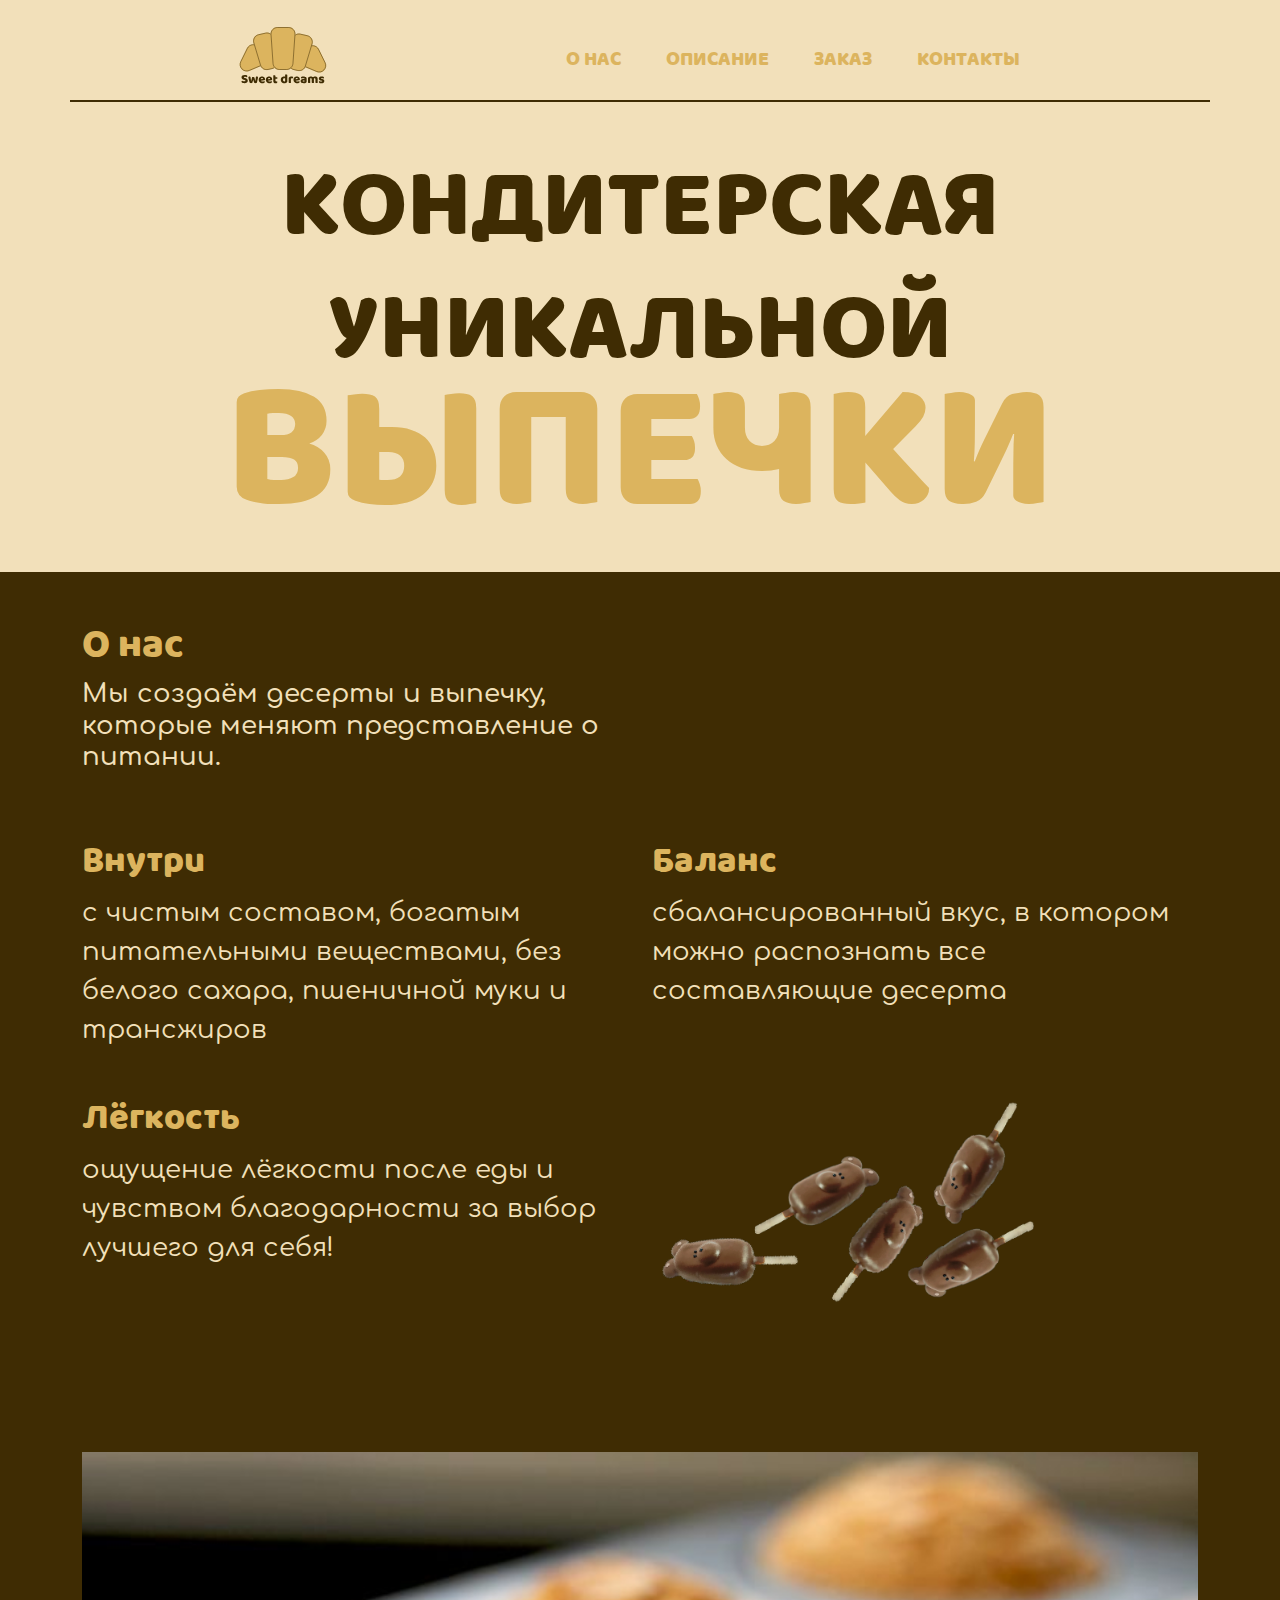
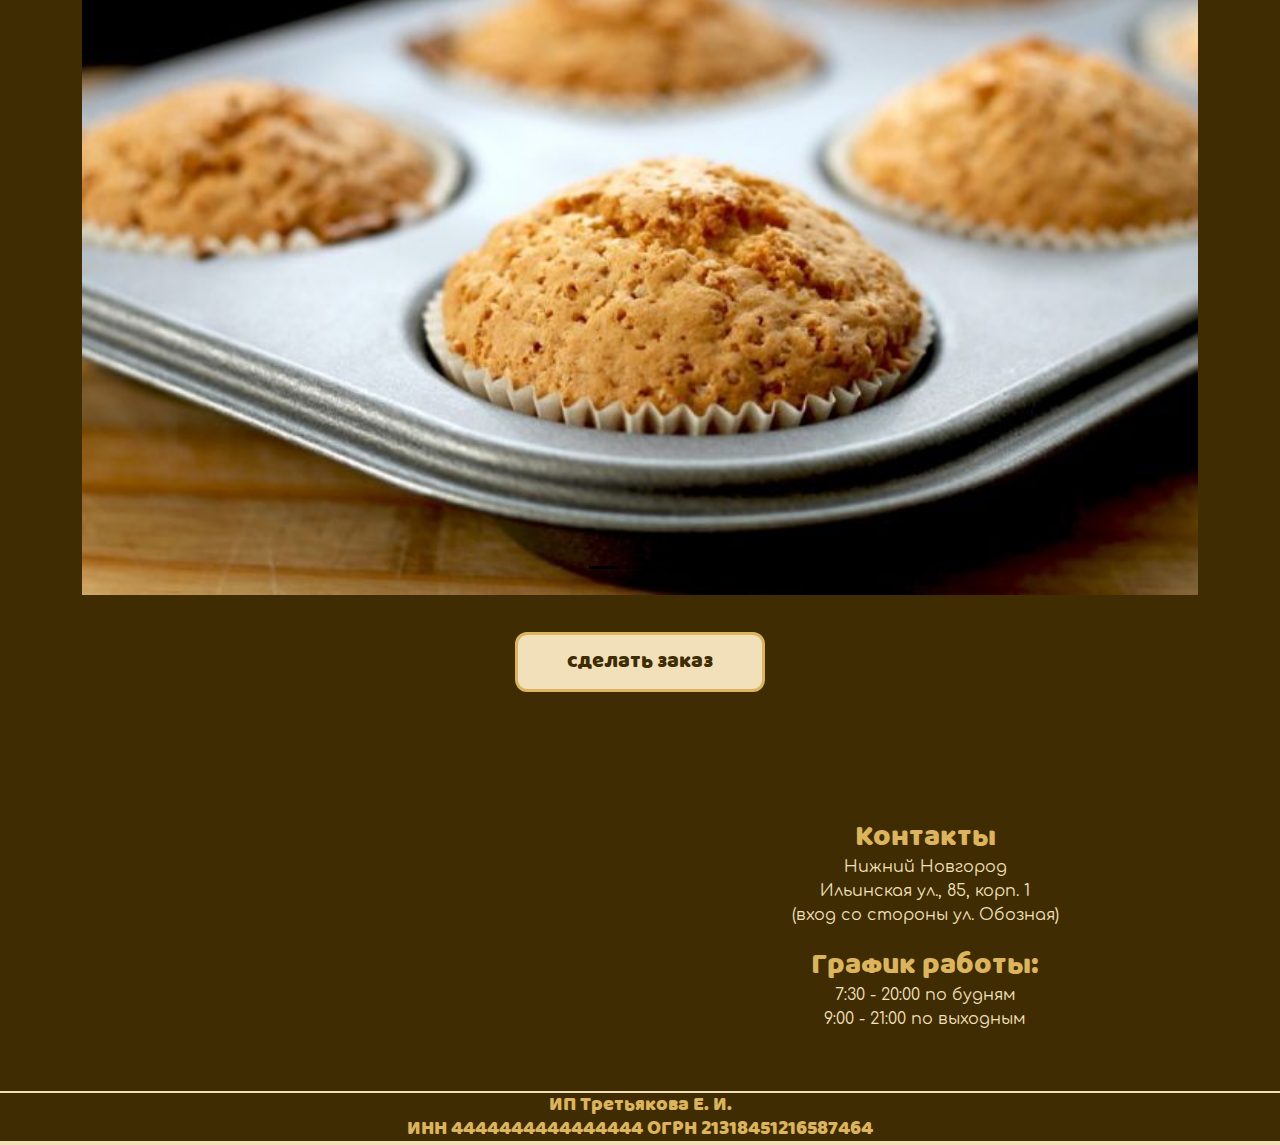
<file: index.html>
<!doctype html>
<html lang="en">

<head>
    <meta charset="utf-8">
    <meta name="viewport" content="width=device-width, initial-scale=1">
    <title>Меню</title>
    <link href="https://cdn.jsdelivr.net/npm/bootstrap@5.3.3/dist/css/bootstrap.min.css" rel="stylesheet"
        integrity="sha384-QWTKZyjpPEjISv5WaRU9OFeRpok6YctnYmDr5pNlyT2bRjXh0JMhjY6hW+ALEwIH" crossorigin="anonymous">
    <link rel="stylesheet" href="./style.css">
</head>

<body>
    <header>
        <div class="container">
            <div class="logotype">
                <img class="logo" src="./img/лого.svg">
            </div>
            <div class="razdel">
                <a href="#Onas" class="razdel-click">О НАС</a>
                <a href="#opis" class="razdel-click">ОПИСАНИЕ</a>
                <a href="#zakaz" class="razdel-click">ЗАКАЗ</a>
                <a href="#contact" class="razdel-click">КОНТАКТЫ</a>
            </div>
        </div>
    </header>

    <div class="section-name">
        <div class="container text-center">
            <div class="row">
                <div class="col-xl-12 col-md-12 col-sm-12">
                    <h1>КОНДИТЕРСКАЯ</h1>
                    <h1>УНИКАЛЬНОЙ</h1>
                    <h2>ВЫПЕЧКИ</h2>
                </div>
            </div>

        </div>
    </div>

    <section class="about" id="Onas">
        <div class="container">
            <div class="row">
                <div class="col-12">
                    <h2 class="text-left  mb-2">О нас</h2>
                </div>
            </div>
            <div class="row">
                <div class="col-xl-6 col-md-6 col-sm-12">
                    <h5 class="text-left mb-5">
                        Мы создаём десерты и выпечку, которые меняют представление о питании.</h5>
                </div>

            </div>
            <div class="row justify-content-start">
                <div class="col-xl-6 col-md-6 col-sm-12 mb-5">
                    <h4 id="opis">Внутри</h4>
                    с чистым составом, богатым питательными веществами, без белого сахара, пшеничной муки и трансжиров
                </div>
                <div class="col-xl-6 col-md-6 col-sm-12 mb-5">
                    <h4>Баланс</h4>
                    сбалансированный вкус, в котором можно распознать все составляющие десерта
                </div>

                <div class="col-xl-6 col-md-6 col-sm-12 mb-5">
                    <h4>Лёгкость</h4>
                    ощущение лёгкости после еды и чувством благодарности за выбор лучшего для себя!
                </div>

                <div class="col-xl-6 col-md-6 col-sm-12 mb-5">
                    <img src="./img/rfhnbyrf.png" alt="">
                </div>
            </div>
        </div>
    </section>


    <section class="eda" id="zakaz">
        <div class="container karier">
            <div id="carouselExampleCaptions" class="carousel slide">
                <div class="carousel-indicators">
                    <button type="button" data-bs-target="#carouselExampleCaptions" data-bs-slide-to="0"
                        class="active bg-black" aria-current="true" aria-label="Slide 1"></button>
                    <button type="button" data-bs-target="#carouselExampleCaptions" data-bs-slide-to="1"
                        class="bg-black" aria-label="Slide 2"></button>
                    <button type="button" data-bs-target="#carouselExampleCaptions" data-bs-slide-to="2"
                        class="bg-black" aria-label="Slide 3"></button>
                </div>
                <div class="carousel-inner">
                    <div class="carousel-item active h-25">
                        <img src="./img/оо.jpg" class="d-block w-100 h-25" alt="..." />
                    </div>
                    <div class="carousel-item h-25 fot2">
                        <img src="./img/utf.webp" class="d-block w-100 h-25" alt="..." />
                    </div>
                    <div class="carousel-item h-25">
                        <img src="./img/3.jpg" class="d-block w-100 h-25" alt="..." />
                    </div>
                </div>

            </div>
            <div class="btn">
                <form action="./main.html">
                    <button>сделать заказ</button>
                </form>
            </div>
        </div>
    </section>

    <section class="contact" id="contact">
        <div class="container text-center">
            <div class="row justify-content-start">
                <div class="col-xl-6 col-md-6 col-sm-12">
                    <script type="text/javascript" charset="utf-8" async
                        src="https://api-maps.yandex.ru/services/constructor/1.0/js/?um=constructor%3A4c2c8c3ac21b7200c83dc4069ef25b211874f4fbde38eb467b89847872e37f5b&amp;width=100%&amp;height=250&amp;lang=ru_RU&amp;scroll=true"></script>
                </div>
                <div class="col-xl-6 col-md-6 col-sm-12">
                    <h3>Контакты</h3>
                    Нижний Новгород<br>
                    Ильинская ул., 85, корп. 1 <br>
                    (вход со стороны ул. Обозная) <br>
                    <h3>График работы:</h3>
                    7:30 - 20:00 по будням<br>
                    9:00 - 21:00 по выходным
                </div>
            </div>
    </section>

    <footer>
        <div class="container text-center">
            <h3>ИП Третьякова Е. И.</h3>
            <h3>ИНН 4444444444444444 ОГРН 21318451216587464</h3>
        </div>
    </footer>

    <script src="https://cdn.jsdelivr.net/npm/bootstrap@5.3.3/dist/js/bootstrap.bundle.min.js"
        integrity="sha384-YvpcrYf0tY3lHB60NNkmXc5s9fDVZLESaAA55NDzOxhy9GkcIdslK1eN7N6jIeHz"
        crossorigin="anonymous"></script>
</body>

</html>
</file>
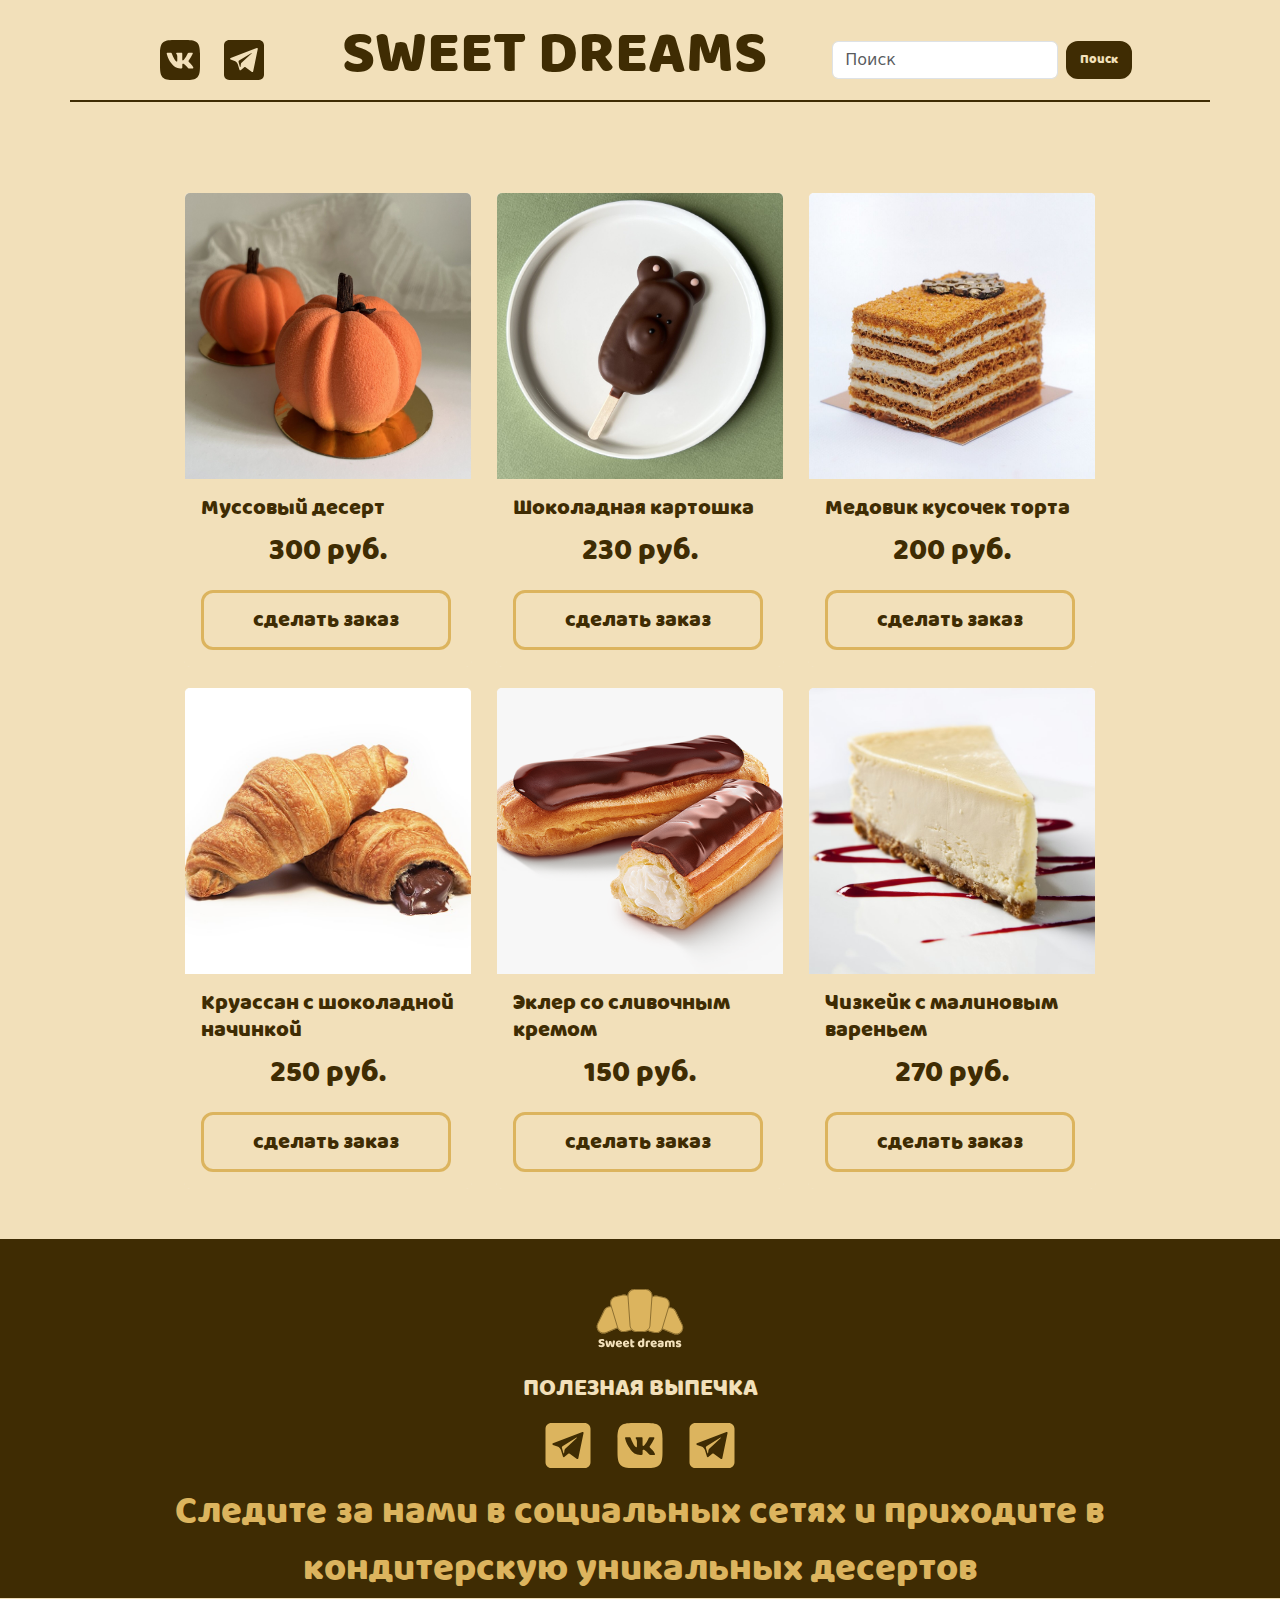
<file: main.html>
<!doctype html>
<html lang="en">

<head>
    <meta charset="utf-8">
    <meta name="viewport" content="width=device-width, initial-scale=1">
    <title>Меню</title>
    <link href="https://cdn.jsdelivr.net/npm/bootstrap@5.3.3/dist/css/bootstrap.min.css" rel="stylesheet"
        integrity="sha384-QWTKZyjpPEjISv5WaRU9OFeRpok6YctnYmDr5pNlyT2bRjXh0JMhjY6hW+ALEwIH" crossorigin="anonymous">
    <link rel="stylesheet" href="./main.css">
</head>

<body>
    <header>
        <div class="container">
            <div class="ru">
                <div class="planet">
                    <img src="./img/vk.svg" alt="">
                </div>
                <img src="./img/ng.svg" alt="">
            </div>
            <div class="logo">
                <h2>SWEET DREAMS</h2>
            </div>
            <div class="found">
                <form class="d-flex" role="search">
                    <input class="form-control me-2" type="search" placeholder="Поиск" aria-label="Search">
                    <button class="btn btn-outline-success" type="submit">Поиск</button>
                </form>
            </div>

        </div>
    </header>

    <section class="zakaz">
        <div class="container ">
            <div class="row ">
                <div class="col-xl-4 col-md-6 col-sm-12">
                    <div class="card" style="width: 18rem;">
                        <img src="./img/11.jpg" class="card-img-top" alt="...">
                        <div class="card-body">
                            <h5 class="card-title">Муссовый десерт</h5>
                            <p class="card-text">300 руб.</p>
                            <button class="btn">сделать заказ</button>
                        </div>
                    </div>
                </div>

                <div class="col-xl-4 col-md-6 col-sm-12">
                    <div class="card" style="width: 18rem;">
                        <img src="./img/22.jpg" class="card-img-top" alt="...">
                        <div class="card-body">
                            <h5 class="card-title">Шоколадная картошка</h5>
                            <p class="card-text">230 руб.</p>
                            <button class="btn">сделать заказ</button>
                        </div>
                    </div>
                </div>

                <div class="col-xl-4 col-md-6 col-sm-12">
                    <div class="card" style="width: 18rem;">
                        <img src="./img/33.jpg" class="card-img-top" alt="...">
                        <div class="card-body">
                            <h5 class="card-title">Медовик кусочек торта</h5>
                            <p class="card-text">200 руб.</p>
                            <button class="btn">сделать заказ</button>
                        </div>
                    </div>
                </div>
            </div>



            <div class="row">
                <div class="col-xl-4 col-md-6 col-sm-12">
                    <div class="card" style="width: 18rem;">
                        <img src="./img/44.jpg" class="card-img-top" alt="...">
                        <div class="card-body">
                            <h5 class="card-title">Круассан с шоколадной начинкой</h5>
                            <p class="card-text">250 руб.</p>
                            <button class="btn">сделать заказ</button>
                        </div>
                    </div>
                </div>


                <div class="col-xl-4 col-md-6 col-sm-12">
                    <div class="card" style="width: 18rem;">
                        <img src="./img/55.png" class="card-img-top" alt="...">
                        <div class="card-body">
                            <h5 class="card-title">Эклер со сливочным кремом</h5>
                            <p class="card-text">150 руб.</p>
                            <button class="btn">сделать заказ</button>
                        </div>
                    </div>
                </div>


                <div class="col-xl-4 col-md-6 col-sm-12">
                    <div class="card" style="width: 18rem;">
                        <img src="./img/66.jpg" class="card-img-top" alt="...">
                        <div class="card-body">
                            <h5 class="card-title">Чизкейк с малиновым вареньем</h5>
                            <p class="card-text">270 руб.</p>
                            <button class="btn">сделать заказ</button>
                        </div>
                    </div>
                </div>
            </div>


        </div>
    </section>

    <footer>
        <div class="container text-center">
            <div class="row">
                <div class=" col-xs-12">
                    <div class="logo"><img src="./img/лого1.svg" alt=""></div>
                    <div class="title mt-3">ПОЛЕЗНАЯ ВЫПЕЧКА</div>
                    <div class="social-icons d-flex justify-content-center mt-3">
                        <a href="https://t.me/ssqueezze"><img src="./img/tg1.svg" alt=""></a>
                        <a href="https://vk.com/qmeawss"><img src="./img/vk1.svg" alt=""></a>
                        <a href="https://t.me/ssqueezze"><img src="./img/tg1.svg" alt=""></a>
                    </div>
                    <div class="text mt-3">
                        Следите за нами в социальных сетях и приходите в кондитерскую уникальных десертов
                    </div>
                </div>

            </div>


        </div>
    </footer>

    <script src="https://cdn.jsdelivr.net/npm/bootstrap@5.3.3/dist/js/bootstrap.bundle.min.js"
        integrity="sha384-YvpcrYf0tY3lHB60NNkmXc5s9fDVZLESaAA55NDzOxhy9GkcIdslK1eN7N6jIeHz"
        crossorigin="anonymous"></script>
</body>

</html>
</file>
<file: style.css>
@font-face {
    font-family: 'Ba';
    src: url(./fonts/baloo-cyrillic.ttf);
}

@font-face {
    font-family: 'Co';
    src: url(./fonts/Comfortaa.ttf);
}

* {
    box-sizing: border-box;
    margin: 0;
    bottom: 0;
    padding: 0;
    outline: none;
    text-decoration: none;
    
}

body{
    background-color: #F2E0BA;
}

.container {
    width: 100%;
    margin: 0 auto;  
}

header{
    background-color: #F2E0BA;
}

header .container{
    display: flex;
    justify-content: space-around;
    align-items: center;
    margin-top: 20px;
}


header .container .razdel .razdel-click{
    font-family: 'Ba';
    font-size: 20px;
    font-weight: 500;
 

}

header .container .razdel a{
    margin-right: 40px;
    text-decoration: none;
    color: #DCB45E;
    transition: .5s;
}

header .container .razdel a:hover{
    margin-right: 40px;
    text-decoration: none;
    color: #3F2C03;
    border-bottom: #3F2C03 2px solid;
    transition: .3s;
}

header .container{
    height: 60px;
    padding: 40px;
    border-bottom: #3F2C03 2px solid;
}

.section-name{
    margin-top: 50px;
    background-color: #F2E0BA;
}

.section-name .container h1{ 
    display: flex;
    justify-content: center;
    font-family: 'Ba';
    font-size: 96px;
    color: #3F2C03;
}

.section-name .container h2 { 
    display: flex;
    justify-content: center;
    font-family: 'Ba';
    font-size: 180px;
    color: #DCB45E;
    margin-top: -50px;
}

.about{
    background-color: #3F2C03;
    width: 100%;
}

.col-12 h2{
    font-family: 'Ba';
    font-size: 40px;
    color: #DCB45E;
    margin-top: 50px;
}

.about .container .row .col-xl-6{
    font-family: 'Co';
    font-size: 26px;
    color: #F2E0BA;
    margin-bottom: 20px;
}

.row h5{
    font-family: 'Co';
    font-size: 26px;
    color: #F2E0BA;

}
.row h4{
    font-family: 'Ba';
    font-size: 36px;
    color: #DCB45E;
    margin-bottom: 10px;    
}

.row .col-xl-6{
    margin-bottom: 70px;
}

.about .container .row .col-xl-6 img{
    width: 70%;
    margin-bottom: 80px;
}

.eda{
    background-color: #3F2C03;
}

.eda .container .btn button {
    width: 250px;
    height: 60px;
    border: 3px solid #DCB45E;
    font-family:'Ba';
    font-size: 22px;
    font-weight: 500;
    border-radius: 12px;
    background-color: #F2E0BA;
    color: #3F2C03;
    margin-top: 30px;
    margin-bottom: 100px;
    transition: .3s;
}

.eda .container .btn button:hover {
    color: #F2E0BA;
    border: 3px solid #DCB45E; /* Параметры рамки */
    background:#3F2C03; /* Цвет фона */
    font-size: 22px; /* Размер текста */
    padding: 5px 20px;
    transition: .4s;
}

.eda .container .btn{
    display: flex;
    justify-content: center;
}

.contact{
    background-color: #3F2C03;
    border-bottom: #F2E0BA 2px solid;
}

.contact .col-xl-6{
    font-family: 'Co';
    font-size: 16px;
    color: #F2E0BA;
    margin-bottom: 60px;
}

.contact h3{
    font-family: 'Ba';
    font-size: 30px;
    color: #DCB45E;
    margin-top: 20px;
    margin-bottom: 0;
}

footer{
    background-color: #3F2C03;
}

footer h3{
    font-family: 'Ba';
    font-size: 20px;
    color: #DCB45E;
    margin-bottom: 0;
}


@media (max-width: 768px) {
    .section-name h1{
        font-size: 40px !important;
    }

    .section-name h2{
        font-size: 80px !important;
    }

    .carousel-item{
        height: 400px !important;
      }
      .carousel-item img {
        display: block;
        margin: 0 auto;
        height: 100% !important;
      }
  
}

@media (max-width: 576px) {
    header .container .logotype img{
        width: 84px;
        height: 15px;
    }
    header .container .razdel .razdel-click{
        font-size: 12px;
    }
    header .container .razdel .razdel-click:nth-child(1){
        margin-left: 0;
    }
    header .container .razdel .razdel-click:nth-child(5){
        margin-right: 0 !important;
    }
    header .container{
        margin-bottom: 50px;
    }
    .carousel-item{
        height: 300px !important;
      }
      .carousel-item img {
        display: block;
        margin: 0 auto;
        height: 100% !important;
      }

    .section-name h1{
        font-size: 40px !important;
    }

    .section-name h2{
        font-size: 80px !important;
    }

    .about .container .row .col-xl-6 img{
        width: 40%;
        margin-bottom: 80px;
    }

    .eda .container .btn button {
        width: 190px;
        height: 40px;
        border: 3px solid #DCB45E;
        font-family:'Ba';
        font-size: 18px;
        font-weight: 500;
        border-radius: 12px;
        background-color: #F2E0BA;
        color: #3F2C03;
        margin-top: 30px;
        margin-bottom: 100px;
        transition: .3s;
    }
    
    .eda .container .btn button:hover {
        color: #F2E0BA;
        border: 3px solid #DCB45E; /* Параметры рамки */
        background:#3F2C03; /* Цвет фона */
        font-size: 18px; /* Размер текста */
        padding: 5px 20px;
        transition: .4s;
    }
}

@media (max-width: 320px) {
    .carousel-item{
        height: 100px !important;
      }
      .carousel-item img {
        display: block;
        margin: 0 auto;
        height: 100% !important;
      }

      .section-name h1{
        font-size: 30px !important;
    }

    .section-name h2{
        font-size: 55px !important;
    }
}
</file>
<file: main.css>
@font-face {
    font-family: 'Ba';
    src: url(./fonts/baloo-cyrillic.ttf);
}

@font-face {
    font-family: 'Co';
    src: url(./fonts/Comfortaa.ttf);
}

* {
    box-sizing: border-box;
    margin: 0;
    bottom: 0;
    padding: 0;
    outline: none;
    text-decoration: none;

}

body {
    background-color: #F2E0BA;
}


header .container {
    display: flex;
    justify-content: space-evenly;
    align-items: center;
    margin-top: 20px;
    border-bottom: #3F2C03 2px solid;
}


.container {
    width: 100%;
    margin: 0 auto;
}


header .ru {
    display: flex;
}

header .logo h2 {
    font-family: 'Ba';
    color: #3F2C03;
    font-size: 60px;
}

header .found button {
    font-family: 'Ba';
    font-size: 13px;
    font-weight: 500;
    border-radius: 12px;
    background-color: #3F2C03;
    color: #F2E0BA;
    border: #3F2C03 2px solid;
    transition: .3s;
}

header .found button:hover {
    font-family: 'Ba';
    font-size: 13px;
    font-weight: 500;
    border-radius: 12px;
    background-color: #F2E0BA;
    color: #3F2C03;
    border: #3F2C03 2px solid;
    transition: .3s;
}

.zakaz {
    margin-top: 70px;
    margin-bottom: 50px;
}

.zakaz .container {
    display: flex;
    justify-content: center;
    flex-wrap: wrap;
}

.zakaz .row {
    margin-top: 20px;
}

.zakaz .btn {
    width: 250px;
    height: 60px;
    border: 3px solid #DCB45E;
    font-family: 'Ba';
    font-size: 22px;
    font-weight: 500;
    border-radius: 12px;
    background-color: #F2E0BA;
    color: #3F2C03;
    transition: .3s;
}

.zakaz .btn:hover {
    color: #F2E0BA;
    border: 3px solid #DCB45E;
    /* Параметры рамки */
    background: #3F2C03;
    /* Цвет фона */
    font-size: 22px;
    /* Размер текста */
    padding: 5px 20px;
    transition: .4s;
}

.zakaz .row .card-body {
    background-color: #F2E0BA;
}

.zakaz .row .card {
    border: #F2E0BA 1px solid;
}

.zakaz .row .card-body h5 {
    font-family: 'Ba';
    color: #3F2C03;
    font-size: 22px;
}

.zakaz .row .card-body .card-text {
    font-family: 'Ba';
    color: #3F2C03;
    font-size: 30px;
    display: flex;
    justify-content: center;
}

footer {
    background-color: #3F2C03;
}

footer .logo img {
    margin-top: 50px;
}

footer .title {
    font-family: 'Ba';
    color: #F2E0BA;
    font-size: 24px;
}

footer .text {
    font-family: 'Ba';
    color: #DCB45E;
    font-size: 38px;
}

@media (max-width: 320px) {
    footer .text {
        font-size: 18px;
    }

    header .container{
        flex-direction: column;
    }
}
</file>
